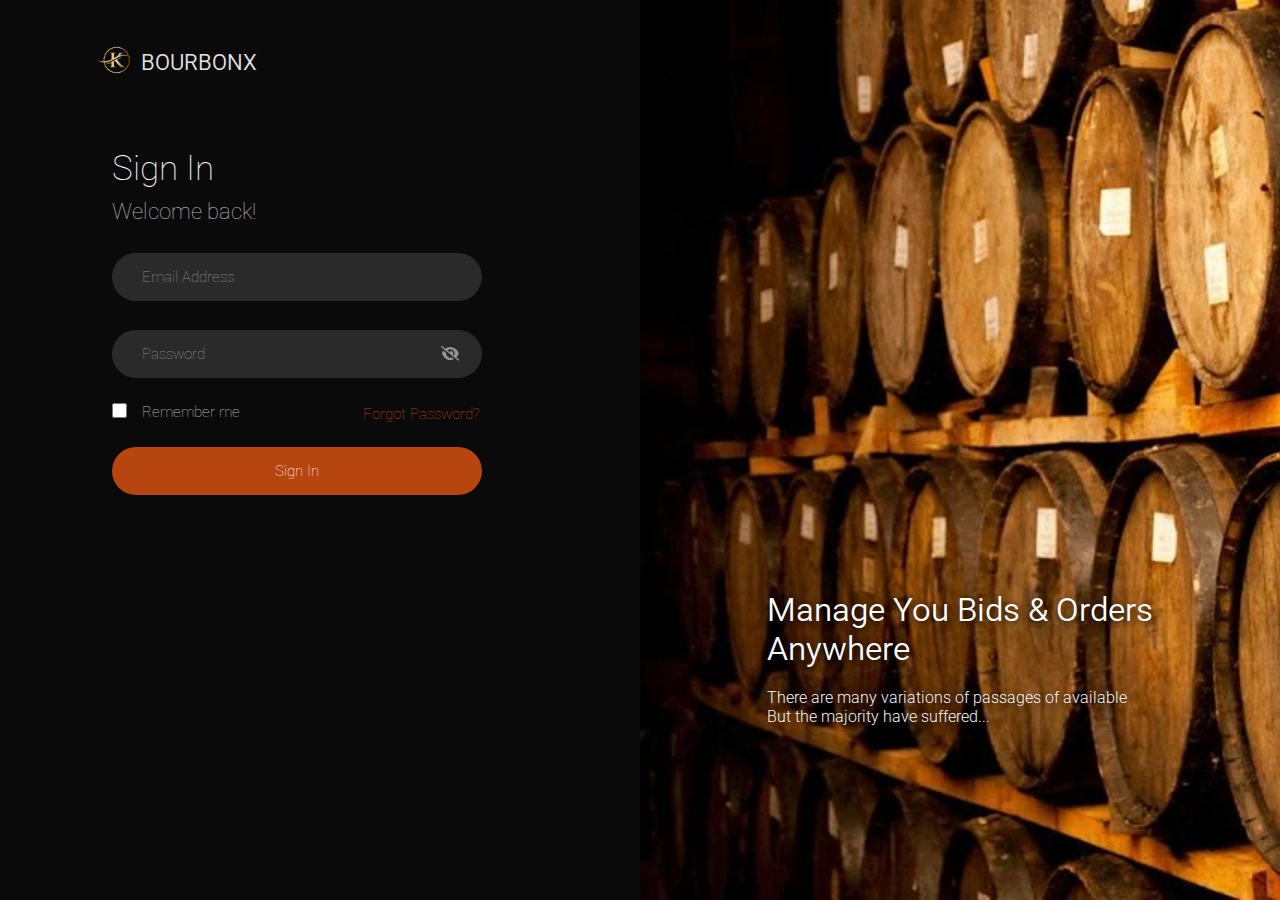
<file: index.html>
<!DOCTYPE html>
<html lang="en">
  <head>
    <meta charset="UTF-8" />
    <meta name="viewport" content="width=device-width, initial-scale=1.0" />
    <title>Sign page</title>
    <link rel="stylesheet" href="./style.css" />
    <link rel="preconnect" href="https://fonts.googleapis.com" />
    <link rel="preconnect" href="https://fonts.gstatic.com" crossorigin />
    <link
      href="https://fonts.googleapis.com/css2?family=Roboto:ital,wght@0,100;0,300;0,400;0,500;0,700;0,900;1,100;1,300;1,400;1,500;1,700;1,900&display=swap"
      rel="stylesheet"
    />
  </head>
  <body>
    <main class="header">
      <section class="nav01">
        <div class="navigation">
          <div>
            <img src="./img/k-logo.jpg" alt="logo" width="40px" />
          </div>
          <div>
            <h2>BOURBONX</h2>
          </div>
        </div>
        <!-- sign in page -->
        <div class="menu">
          <!-- Heading and pragraphs -->
          <div class="hdn-p">
            <h1>Sign In</h1>
            <p>Welcome back!</p>
          </div>
          <!-- Input style -->
          <div class="input-style">
            <div class="input01">
              <input type="text" placeholder="Email Address" />
            </div>
            <div class="input02">
              <input type="text" placeholder="Password" />
              <svg
                xmlns="http://www.w3.org/2000/svg"
                viewBox="0 0 640 512"
                height="15px"
              >
                <path
                  d="M38.8 5.1C28.4-3.1 13.3-1.2 5.1 9.2S-1.2 34.7 9.2
                42.9l592 464c10.4 8.2 25.5 6.3 33.7-4.1s6.3-25.5-4.1-33.7L525.6
                386.7c39.6-40.6 66.4-86.1 79.9-118.4c3.3-7.9 3.3-16.7
                0-24.6c-14.9-35.7-46.2-87.7-93-131.1C465.5 68.8 400.8 32 320
                32c-68.2 0-125 26.3-169.3 60.8L38.8 5.1zM223.1 149.5C248.6 126.2
                282.7 112 320 112c79.5 0 144 64.5 144 144c0 24.9-6.3 48.3-17.4
                68.7L408 294.5c8.4-19.3 10.6-41.4
                4.8-63.3c-11.1-41.5-47.8-69.4-88.6-71.1c-5.8-.2-9.2 6.1-7.4
                11.7c2.1 6.4 3.3 13.2 3.3 20.3c0 10.2-2.4 19.8-6.6
                28.3l-90.3-70.8zM373 389.9c-16.4 6.5-34.3 10.1-53 10.1c-79.5
                0-144-64.5-144-144c0-6.9 .5-13.6 1.4-20.2L83.1 161.5C60.3 191.2
                44 220.8 34.5 243.7c-3.3 7.9-3.3 16.7 0 24.6c14.9 35.7 46.2 87.7
                93 131.1C174.5 443.2 239.2 480 320 480c47.8 0 89.9-12.9
                126.2-32.5L373 389.9z"
                  fill="white"
                />
              </svg>
            </div>
          </div>
          <!-- Checkbox And Forgot Pass-->
          <div class="box-link">
            <div class="Remember-box">
              <input type="checkbox" />
              <label for="Remember me">Remember me</label>
            </div>
            <div class="a-link">
              <a href="#">Forgot Password?</a>
            </div>
          </div>
          <!-- Sing in Button -->
          <div class="sing-in-btn">
            <a href="#">Sign In</a>
          </div>
        </div>
      </section>
      <!-- Section two and nav -->
      <section class="nav02">
        <div class="img-hp">
          <h1>
            Manage You Bids & Orders <br />
            Anywhere
          </h1>
          <p>
            There are many variations of passages of available <br />
            But the majority have suffered...
          </p>
        </div>
      </section>
    </main>
  </body>
</html>
</file>
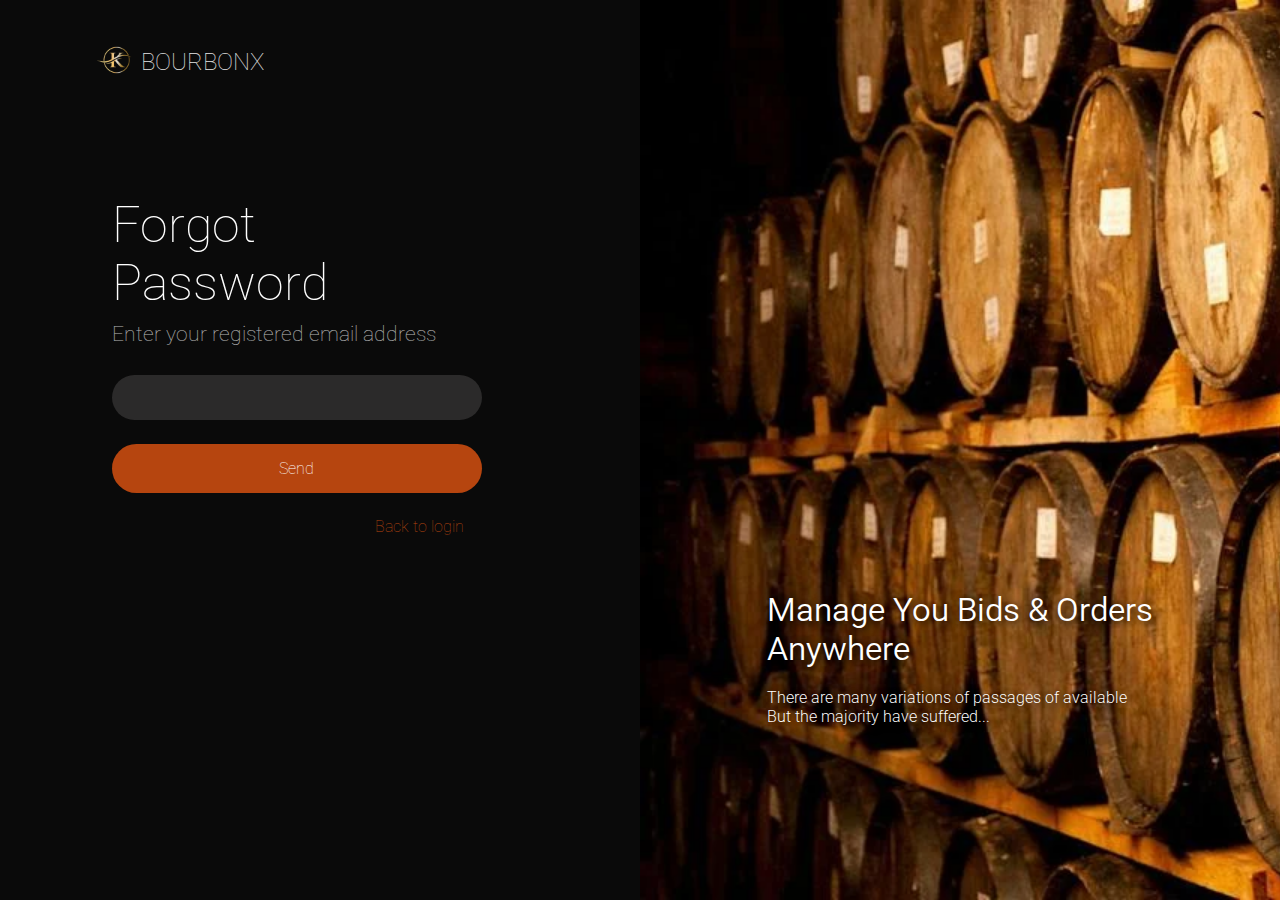
<file: forgot.html>
<!DOCTYPE html>
<html lang="en">
  <head>
    <meta charset="UTF-8" />
    <meta name="viewport" content="width=device-width, initial-scale=1.0" />
    <title>Forgot Password</title>
    <link rel="stylesheet" href="./forgot.css" />
    <link rel="preconnect" href="https://fonts.googleapis.com" />
    <link rel="preconnect" href="https://fonts.gstatic.com" crossorigin />
    <link
      href="https://fonts.googleapis.com/css2?family=Roboto:ital,wght@0,100;0,300;0,400;0,500;0,700;0,900;1,100;1,300;1,400;1,500;1,700;1,900&display=swap"
      rel="stylesheet"
    />
  </head>
  <body>
    <main class="header">
      <section class="navigation">
        <div class="nav">
          <div class="img-logo">
            <img src="./img/k-logo.jpg" alt="logo" width="40px" />
          </div>

          <div class="heading">
            <h2>BOURBONX</h2>
          </div>
        </div>

        <!-- Forgot pass -->

        <div class="menu">
          <div class="forgot-h">
            <h1>Forgot Password</h1>
          </div>

          <div class="pragraphs">
            <p>Enter your registered email address</p>
          </div>

          <div class="input">
            <input type="text" placeholder="" />
          </div>

          <div class="button">
            <button>Send</button>
          </div>

          <div class="link">
            <a href="#">Back to login</a>
          </div>
        </div>
      </section>
      <!-- Section Two -->
      <section class="maine">
        <div class="hp">
          <h1>
            Manage You Bids & Orders <br />
            Anywhere
          </h1>
          <p>
            There are many variations of passages of available <br />
            But the majority have suffered...
          </p>
        </div>
      </section>
    </main>
  </body>
</html>
</file>
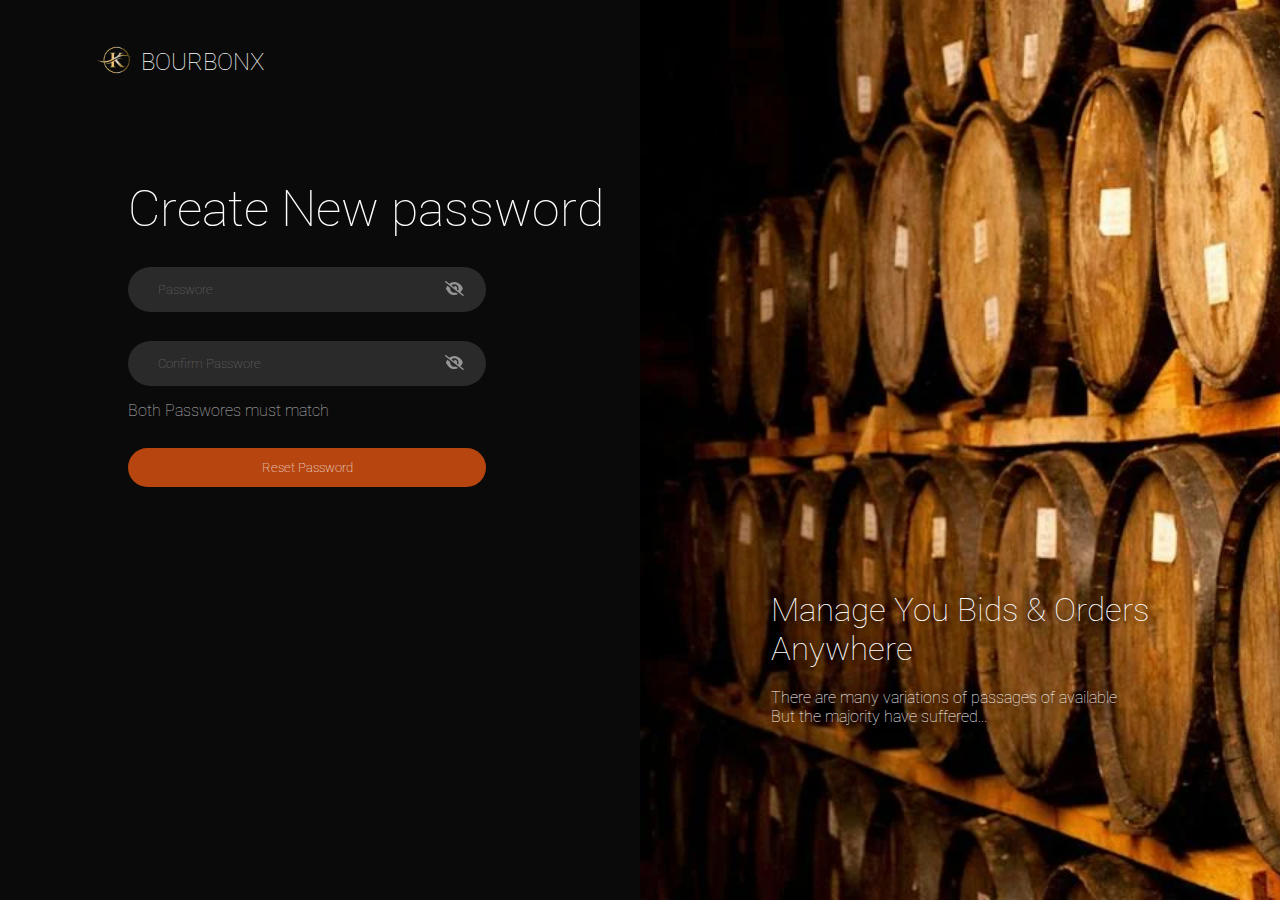
<file: new-pass.html>
<!DOCTYPE html>
<html lang="en">
  <head>
    <meta charset="UTF-8" />
    <meta name="viewport" content="width=device-width, initial-scale=1.0" />
    <title>Create New password</title>
    <link rel="stylesheet" href="./new-pass.css" />
    <link rel="preconnect" href="https://fonts.googleapis.com" />
    <link rel="preconnect" href="https://fonts.gstatic.com" crossorigin />
    <link
      href="https://fonts.googleapis.com/css2?family=Roboto:ital,wght@0,100;0,300;0,400;0,500;0,700;0,900;1,100;1,300;1,400;1,500;1,700;1,900&display=swap"
      rel="stylesheet"
    />
  </head>
  <body>
    <main class="heading">
      <section class="navigation">
        <div class="nav">
          <div class="img-logo">
            <img src="./img/k-logo.jpg" alt="logo" width="40px" />
          </div>

          <div class="heading">
            <h2>BOURBONX</h2>
          </div>
        </div>
        <div class="menu">
          <div class="n-pass">
            <h1>Create New password</h1>
          </div>

          <div class="input">
            <input type="text" placeholder="Passwore" />
            <svg
              xmlns="http://www.w3.org/2000/svg"
              viewBox="0 0 640 512"
              height="15px"
            >
              <path
                d="M38.8 5.1C28.4-3.1 13.3-1.2 5.1 9.2S-1.2 34.7 9.2
                42.9l592 464c10.4 8.2 25.5 6.3 33.7-4.1s6.3-25.5-4.1-33.7L525.6
                386.7c39.6-40.6 66.4-86.1 79.9-118.4c3.3-7.9 3.3-16.7
                0-24.6c-14.9-35.7-46.2-87.7-93-131.1C465.5 68.8 400.8 32 320
                32c-68.2 0-125 26.3-169.3 60.8L38.8 5.1zM223.1 149.5C248.6 126.2
                282.7 112 320 112c79.5 0 144 64.5 144 144c0 24.9-6.3 48.3-17.4
                68.7L408 294.5c8.4-19.3 10.6-41.4
                4.8-63.3c-11.1-41.5-47.8-69.4-88.6-71.1c-5.8-.2-9.2 6.1-7.4
                11.7c2.1 6.4 3.3 13.2 3.3 20.3c0 10.2-2.4 19.8-6.6
                28.3l-90.3-70.8zM373 389.9c-16.4 6.5-34.3 10.1-53 10.1c-79.5
                0-144-64.5-144-144c0-6.9 .5-13.6 1.4-20.2L83.1 161.5C60.3 191.2
                44 220.8 34.5 243.7c-3.3 7.9-3.3 16.7 0 24.6c14.9 35.7 46.2 87.7
                93 131.1C174.5 443.2 239.2 480 320 480c47.8 0 89.9-12.9
                126.2-32.5L373 389.9z"
                fill="white"
              ></path>
            </svg>
          </div>

          <div class="input2">
            <input type="text" placeholder="Confirm Passwore" />
            <svg
              xmlns="http://www.w3.org/2000/svg"
              viewBox="0 0 640 512"
              height="15px"
            >
              <path
                d="M38.8 5.1C28.4-3.1 13.3-1.2 5.1 9.2S-1.2 34.7 9.2
                42.9l592 464c10.4 8.2 25.5 6.3 33.7-4.1s6.3-25.5-4.1-33.7L525.6
                386.7c39.6-40.6 66.4-86.1 79.9-118.4c3.3-7.9 3.3-16.7
                0-24.6c-14.9-35.7-46.2-87.7-93-131.1C465.5 68.8 400.8 32 320
                32c-68.2 0-125 26.3-169.3 60.8L38.8 5.1zM223.1 149.5C248.6 126.2
                282.7 112 320 112c79.5 0 144 64.5 144 144c0 24.9-6.3 48.3-17.4
                68.7L408 294.5c8.4-19.3 10.6-41.4
                4.8-63.3c-11.1-41.5-47.8-69.4-88.6-71.1c-5.8-.2-9.2 6.1-7.4
                11.7c2.1 6.4 3.3 13.2 3.3 20.3c0 10.2-2.4 19.8-6.6
                28.3l-90.3-70.8zM373 389.9c-16.4 6.5-34.3 10.1-53 10.1c-79.5
                0-144-64.5-144-144c0-6.9 .5-13.6 1.4-20.2L83.1 161.5C60.3 191.2
                44 220.8 34.5 243.7c-3.3 7.9-3.3 16.7 0 24.6c14.9 35.7 46.2 87.7
                93 131.1C174.5 443.2 239.2 480 320 480c47.8 0 89.9-12.9
                126.2-32.5L373 389.9z"
                fill="white"
              ></path>
            </svg>
          </div>

          <div class="pragraphs">
            <p>Both Passwores must match</p>
          </div>

          <div class="btn">
            <button>Reset Password</button>
          </div>
        </div>
      </section>
      <!-- Section Two -->
      <section class="main">
        <div class="hp">
          <h1>
            Manage You Bids & Orders <br />
            Anywhere
          </h1>
          <p>
            There are many variations of passages of available <br />
            But the majority have suffered...
          </p>
        </div>
      </section>
    </main>
  </body>
</html>
</file>
<file: style.css>
* {
  margin: 0;
  padding: 0;
  box-sizing: border-box;
  text-decoration: none;
  font-family: "Roboto", sans-serif;
  font-weight: 100;
  font-style: normal;
}
/* Header style */
.header {
  max-width: 1400px;
  margin: 0 auto;
  display: flex;
}
@media screen and (max-width: 600px) {
  .header {
    flex-direction: column;
  }
}
.nav01 {
  width: 50%;
  height: 100vh;
  background: #0a0a0a;
}
@media screen and (max-width: 600px) {
  .nav01 {
    width: 100%;
    height: 100%;
    padding-bottom: 2rem;
  }
}
.navigation {
  display: flex;
  align-items: center;
  gap: 5px;
  padding-left: 6rem;
  margin-top: 2.5rem;
}
@media screen and (max-width: 600px) {
  .navigation {
    padding-left: 1rem;
  }
}
.navigation h2 {
  color: #ffffff;
  font-size: 22px;
  opacity: 0.9;
  font-weight: 350;
  font-style: normal;
}
/* sign in page */
.menu {
  margin-top: 4rem;
  padding-left: 7rem;
  font-size: 18px;
  font-weight: 100;
  font-style: normal;
}
@media screen and (max-width: 600px) {
  .menu {
    padding-left: 1rem;
  }
}
.hdn-p h1 {
  opacity: 1;
}
.hdn-p p {
  margin-top: 10px;
  font-size: 22px;
  opacity: 0.7;
}
/* Input style */
.input01 input {
  border: none;
  background-color: #4b4a4a;
  opacity: 0.5;
}
.input01 input::placeholder {
  color: white;
}
.input01 input {
  width: 70%;
  font-size: 15px;
  padding: 15px;
  margin-top: 1.8rem;
  border-radius: 25px;
  padding-left: 30px;
  outline: none;
  border: none;
  color: white;
  cursor: pointer;
}
.header ::placeholder {
  color: rgb(91, 109, 128);
}
.input02 input {
  border: none;
  background-color: #4b4a4a;
  opacity: 0.5;
}
.input02 svg {
  opacity: 0.5;
}
.input02 input::placeholder {
  color: white;
}
.input02 input {
  width: 70%;
  font-size: 15px;
  padding: 15px;
  margin-top: 1.8rem;
  border-radius: 25px;
  padding-left: 30px;
  outline: none;
  align-items: center;
  border: none;
  color: white;
  cursor: pointer;
}
.input02 svg {
  position: relative;
  right: 45px;
  top: 2px;
}
.hdn-p h1 {
  font-size: 35px;
  color: #ffffff;
}
.hdn-p p {
  color: #ffffff;
}

/* Checkbox And Forgot Pass */
.box-link {
  display: flex;
  margin-top: 1.5rem;
  justify-content: space-between;
  margin-right: 10rem;
  align-items: center;
}

.Remember-box {
  display: flex;
  gap: 15px;
}
.Remember-box input {
  width: 15px;
  height: 15px;
}
.Remember-box label {
  color: #ffffff;
  font-size: 15px;
  opacity: 0.7;
}
.a-link a {
  color: #b6450f;
  font-size: 15px;
}
/* Sing in Button */
.sing-in-btn {
  margin-top: 1.5rem;
  font-size: 15px;
  background-color: #b6450f;
  width: 70%;
  padding: 15px;
  border-radius: 25px;
  text-align: center;
}
.sing-in-btn a {
  color: white;
  opacity: 1;
}
/* Section two */
.nav02 {
  width: 50%;
  height: 100vh;
  display: flex;
}
@media screen and (max-width: 600px) {
  .nav02 {
    width: 100%;
    height: 100%;
    padding-bottom: 2.5rem;
  }
}
.nav02 {
  background-image: url(./img/Drum.webp);
  background-repeat: no-repeat;
  background-size: cover;
  justify-content: center;
  align-items: center;
}
.img-hp {
  color: white;
  margin-top: 26rem;
  text-shadow: 2px 2px 9px black;
}
.img-hp h1 {
  font-weight: 350;
  font-style: normal;
  color: #ffffff;
  font-size: 33px;
}
.img-hp p {
  color: #ffffff;
  font-size: 16px;
  font-weight: 280;
  font-style: normal;
  margin-top: 1.2rem;
}
</file>
<file: forgot.css>
* {
  padding: 0;
  margin: 0;
  box-sizing: border-box;
  font-family: "Roboto", sans-serif;
  font-weight: 100;
  font-style: normal;
}

.header {
  max-width: 1400px;
  margin: 0 auto;
  display: flex;
}
@media screen and (max-width: 600px) {
  .header {
    flex-direction: column;
  }
}
.navigation {
  width: 50%;
  height: 100vh;
  background: #0a0a0a;
}
@media screen and (max-width: 600px) {
  .navigation {
    width: 100%;
    height: 100%;
    background: #0a0a0a;
  }
}

.heading {
  color: #ffffff;
  opacity: 0.9;
}

.nav {
  display: flex;
  align-items: center;
  gap: 5px;
  padding-top: 2.5rem;
  padding-left: 6rem;
}
@media screen and (max-width: 600px) {
  .nav {
    padding-left: 1rem;
  }
}

/* Forgot pass */

.menu {
  padding-top: 7rem;
  /* text-align: center; */
  padding-left: 7rem;
}
@media screen and (max-width: 600px) {
  .menu {
    padding-top: 7rem;
    padding-left: 1rem;
  }
}

.forgot-h {
  font-size: 25px;
  padding-right: 10.5rem;
  color: #ffffff;
  opacity: 1;
}

.pragraphs {
  margin-top: 10px;
  font-size: 21px;
  padding-right: 8rem;
  color: #ffffff;
  opacity: 0.7;
}

.input input {
  padding: 15px;
  width: 70%;
  border-radius: 25px;
  margin-top: 1.8rem;
  color: #ffffff;
  background: #2b2a2a;
  border: none;
  outline: none;
}

.button button {
  text-decoration: none;
  background-color: #b6450f;
  color: #ffffff;
  font-size: 16px;
  padding: 15px;
  width: 70%;
  border-radius: 25px;
  margin-top: 1.5rem;
  border: none;
  opacity: 1;
}

.link {
  margin-top: 1.5rem;
  text-align: end;
  padding-right: 11rem;
}
@media screen and (max-width: 600px) {
  .link {
    margin-top: 1rem;
    margin-left: 0.6rem;
    text-align: start;
    margin-bottom: 1.5rem;
  }
}

.link a {
  text-decoration: none;
  color: #b6450f;
}

/* Section Two  */

.maine {
  width: 50%;
  height: 100vh;
  display: flex;
}

@media screen and (max-width: 600px) {
  .maine {
    width: 100%;
    height: 100%;
    display: flex;
  }
}

.maine {
  background-image: url(./img/Drum.webp);
  background-repeat: no-repeat;
  background-size: cover;
  justify-content: center;
  align-items: center;
}

.hp h1 {
  font-weight: 350;
  font-style: normal;
  color: #ffffff;
  font-size: 33px;
}
.hp p {
  color: #ffffff;
  font-size: 16px;
  font-weight: 280;
  font-style: normal;
  margin-top: 1.2rem;
}

@media screen and (max-width: 600px) {
  .hp p {
    margin-bottom: 2.5rem;
  }
}

.hp {
  color: #ffffff;
  margin-top: 26rem;
  text-shadow: 2px 2px 9px black;
}
</file>
<file: new-pass.css>
* {
  padding: 0;
  margin: 0;
  box-sizing: border-box;
  font-family: "Roboto", sans-serif;
  font-weight: 100;
  font-style: normal;
}

.heading {
  display: flex;
}

@media screen and (max-width: 600px) {
  .heading {
    flex-direction: column;
  }
}

.navigation {
  width: 50%;
  height: 100vh;
  background: #0a0a0a;
}

@media screen and (max-width: 600px) {
  .navigation {
    width: 100%;
    height: 100%;
  }
}

.nav {
  display: flex;
  padding-left: 6rem;
  padding-top: 2.5rem;
  gap: 5px;
  align-items: center;
  color: #ffffff;
}

@media screen and (max-width: 600px) {
  .nav {
    padding-left: 1rem;
  }
}

/*  Create new password */

.menu {
  padding-top: 6rem;
  color: #ffffff;
  justify-content: center;
  padding-left: 8rem;
}

@media screen and (max-width: 600px) {
  .menu {
    padding-left: 1rem;
  }
}

.n-pass {
  font-size: 25px;
  opacity: 1;
}

.input input {
  padding: 15px;
  width: 70%;
  border-radius: 25px;
  margin-top: 1.8rem;
  padding-left: 30px;
  color: #ffffff;
  background: #2b2a2a;
  border: none;
  outline: none;
}

.input svg {
  position: relative;
  right: 45px;
  top: 2px;
  opacity: 0.5;
}

.input2 input {
  padding: 15px;
  width: 70%;
  border-radius: 25px;
  margin-top: 1.8rem;
  padding-left: 30px;
  color: #ffffff;
  background: #2b2a2a;
  border: none;
  outline: none;
  opacity: 1;
}

.input2 svg {
  position: relative;
  right: 45px;
  top: 2px;
  opacity: 0.5;
}

.pragraphs {
  font-size: 16px;
  margin-top: 15px;
  color: #ffffff;
  opacity: 0.7;
}

.btn button {
  padding: 12px;
  width: 70%;
  border-radius: 25px;
  margin-top: 1.8rem;
  color: #ffffff;
  background: #b6450f;
  border: none;
  outline: none;
  opacity: 1;
}

@media screen and (max-width: 600px) {
  .btn button {
    margin-bottom: 2rem;
  }
}

/* Section Two */

.main {
  display: flex;
  width: 50%;
  height: 100vh;
}

@media screen and (max-width: 600px) {
  .main {
    width: 100%;
    height: 100%;
  }
}

.main {
  background-image: url(./img/Drum.webp);
  background-repeat: no-repeat;
  background-size: cover;
  justify-content: center;
  align-items: center;
}

@media screen and (max-width: 600px) {
  .hp {
    padding-left: 1rem;
    margin-bottom: 2rem;
  }
}

.hp {
  color: #ffffff;
  margin-top: 26rem;
  text-shadow: 2px 2px 9px black;
}

.hp h1 {
  color: #ffffff;
  font-size: 33px;
}

.hp p {
  color: #ffffff;
  font-size: 16px;
  margin-top: 1.2rem;
}
</file>
